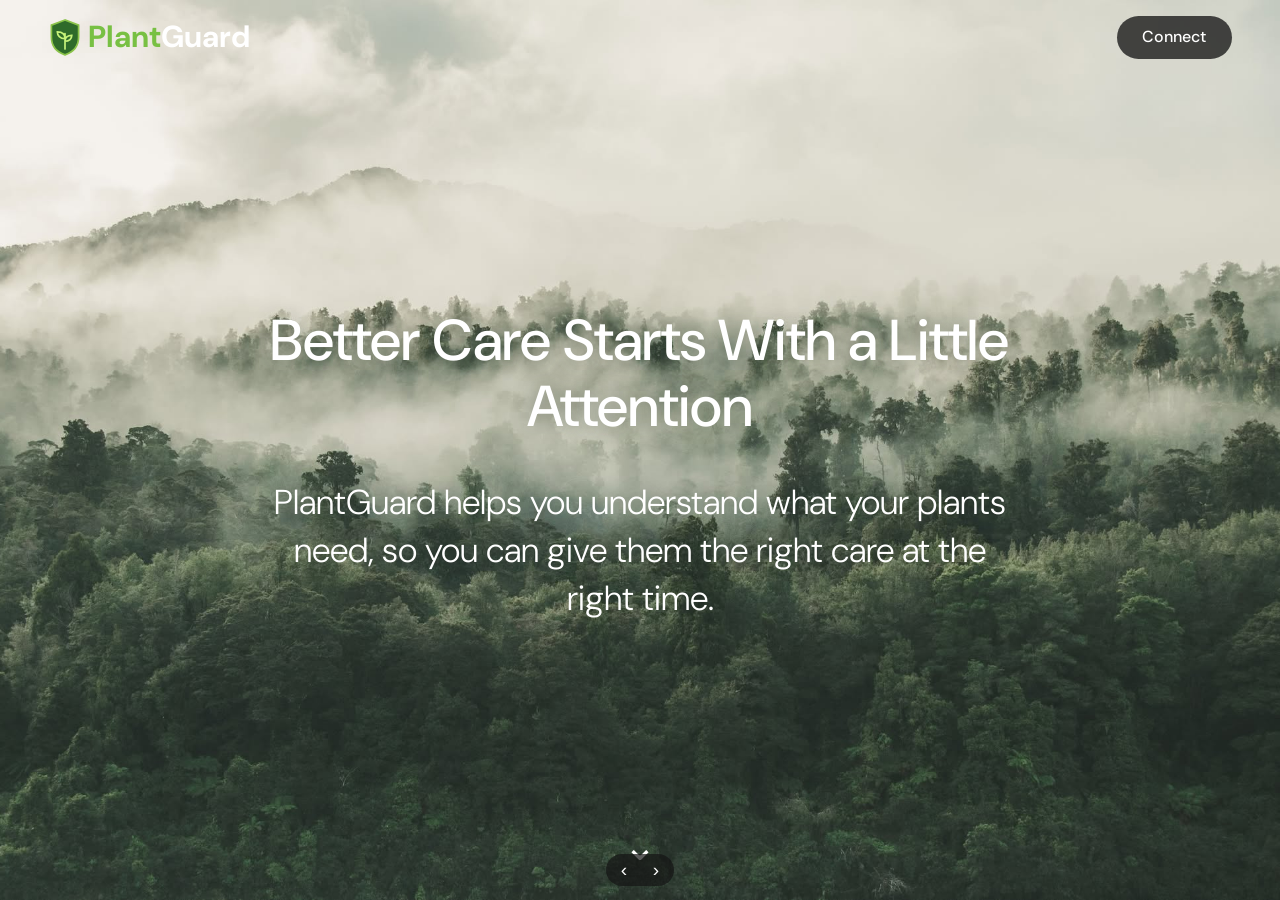
<file: WEB-appdev/index.html>
<!DOCTYPE html>
<html lang="en">
<head>
  <meta charset="UTF-8">
  <meta name="viewport" content="width=device-width, initial-scale=1.0">
  <meta name="description" content="PlantGuard smart plant monitoring system.">
  <title>PlantGuard | Better Care Starts With a Little Attention</title>
  <link rel="preconnect" href="https://fonts.googleapis.com">
  <link rel="preconnect" href="https://fonts.gstatic.com" crossorigin>
  <link href="https://fonts.googleapis.com/css2?family=DM+Sans:wght@300;400;500;700&display=swap" rel="stylesheet">
  <link rel="stylesheet" href="style.css">
</head>
<body>

  <!-- Navigation -->
  <header class="nav">
    <a class="brand" href="#" data-goto="hero" aria-label="PlantGuard home">
      <svg viewBox="0 0 40 44" width="34" height="38" aria-hidden="true">
        <path d="M20 2 4 8v14c0 11 7 18 16 21 9-3 16-10 16-21V8z" fill="#2f6b2a" stroke="#8bc34a" stroke-width="2"/>
        <path d="M20 36V18m0 6c-6 0-9-4-9-8 6 0 9 3 9 8zm0 3c5 0 8-3 8-7-5 0-8 3-8 7z" fill="none" stroke="#c6f27a" stroke-width="2" stroke-linecap="round"/>
      </svg>
      <span><b>Plant</b>Guard</span>
    </a>
    <span class="nav-button" aria-hidden="true">Connect</span>
  </header>

  <!-- Every .frame is one screen. Click, scroll or swipe to move between them.
       data-states = how many clicks happen inside the screen before moving on. -->
  <main class="stage">

    <!-- 1. Hero -->
    <section class="frame" id="hero">
      <img class="bg" src="images/bg1.jpg" alt="">
      <div class="hero-text">
        <h1>Better Care Starts With a Little Attention</h1>
        <p>PlantGuard helps you understand what your plants need, so you can give them the right care at the right time.</p>
      </div>
      <span class="cue" aria-hidden="true">⌄</span>
    </section>

    <!-- 2. Title over dark forest -->
    <section class="frame" id="title">
      <img class="bg" src="images/bg2.jpg" alt="">
      <h2>What PlantGuard Monitors</h2>
    </section>

    <!-- 3. Monitors -->
    <section class="frame" id="monitors">
      <div class="panel">
        <div class="cards">
          <article class="card">
            <img src="images/water.png" alt="Watering can pouring water over plants">
            <h3>Watering</h3>
            <p>Detect when your plant needs watering and stay on top of its care.</p>
          </article>
          <article class="card">
            <img src="images/humid.png" alt="Water droplets on a green leaf">
            <h3>Humidity</h3>
            <p>Detect the humidity level around your plant.</p>
          </article>
          <article class="card">
            <img src="images/temp.png" alt="Thermometer in front of green leaves">
            <h3>Temperature</h3>
            <p>Monitor the temperature and know when conditions may affect your plant.</p>
          </article>
        </div>
      </div>
    </section>

    <!-- 4. Smart Care (click 1: dark boxes, click 2: boxes slide down and text appears) -->
    <section class="frame" id="smart" data-states="2">
      <h2><b>Smart Care</b>, When It Matters</h2>
      <div class="care-row">
        <article class="care">
          <div class="care-top"><span class="icon"><i>💧</i></span><h3>Automatic Watering</h3><div class="device"><span></span></div></div>
          <i class="plug"></i>
          <p class="label">Water your plant when the soil becomes too dry.</p>
        </article>
        <article class="care">
          <div class="care-top"><span class="icon"><i>🔔</i></span><h3>Notification</h3><div class="device"><span></span></div></div>
          <i class="plug"></i>
          <p class="label">Get notified when your plant needs watering.</p>
        </article>
        <article class="care">
          <div class="care-top"><span class="icon"><i>✓</i></span><h3>Plant Status</h3><div class="device"><span></span></div></div>
          <i class="plug"></i>
          <p class="label">Quickly see your plant's current condition.</p>
        </article>
      </div>
    </section>

    <!-- 5. Features (click 1: bubbles appear, click 2: bubbles fly away, then the next screen opens) -->
    <section class="frame" id="features" data-states="2" data-leave="900">
      <img class="bg" src="images/bg3.jpg" alt="">
      <div class="bubbles">
        <article class="bubble left"><div><strong>Real-Time Data</strong><p>View updated information to better understand your plant's needs.</p></div><span class="bubble-icon blue">📈</span></article>
        <article class="bubble right"><div><strong>Plant Monitoring</strong><p>Keep track of your plant's condition in one place.</p></div><span class="bubble-icon olive">🌱</span></article>
        <article class="bubble left"><div><strong>Water Management</strong><p>Monitor water levels and know when your plant needs watering.</p></div><span class="bubble-icon teal">💧</span></article>
        <article class="bubble right"><div><strong>Healthy Growth</strong><p>Use plant data to support consistent and proper care.</p></div><span class="bubble-icon red">🌡</span></article>
      </div>
    </section>

    <!-- 6. Easy to use (click 1: white panel with title, click 2: panel fills the screen and the steps draw) -->
    <section class="frame" id="easy" data-states="2" data-yellow="1">
      <div class="sheet">
        <h2><b>Plant</b>Guard is Easy to Use</h2>
        <ol class="steps">
          <li style="--n:0"><p>Place the PlantGuard device in the soil next to your plant.</p><span class="num">1</span><i class="branch"></i></li>
          <li style="--n:1"><p>Set the solar panel where it gets plenty of sunlight.</p><span class="num">2</span><i class="branch"></i></li>
          <li style="--n:2"><p>Open the PlantGuard app and tap Connect to pair your device.</p><span class="num">3</span><i class="branch"></i></li>
          <li style="--n:3"><p>Choose your plant so PlantGuard knows how much water it needs.</p><span class="num">4</span><i class="branch"></i></li>
          <li style="--n:4"><p>Check live soil moisture, humidity and temperature readings.</p><span class="num">5</span><i class="branch"></i></li>
          <li style="--n:5"><p>Get notified when it's time to water, or let automatic watering do it for you.</p><span class="num">6</span><i class="branch"></i></li>
        </ol>
      </div>
    </section>

    <!-- 7. Solar, mobile and footer (click 1: solar peeks in, click 2: solar + mobile, click 3: mobile + footer) -->
    <section class="frame" id="finale" data-states="3" data-yellow="0">
      <div class="stack">

        <div class="solar">
          <img src="images/solarr.png" alt="Solar panel on a pole">
          <h3>SOLAR-POWERED</h3>
          <p>PlantGuard harnesses solar energy to power your plant monitoring system efficiently throughout the day. By using clean, renewable energy, it supports continuous monitoring while reducing reliance on traditional power sources.</p>
        </div>

        <div class="mobile">
          <img src="images/phonee.png" alt="PlantGuard mobile app showing the My Plant screen">
          <h3><b>Plant</b>Guard<br><span>Mobile Version</span></h3>
          <p>PlantGuard Mobile Version is available on mobile, allowing users to monitor plants, receive notifications, and access plant-care information anytime, anywhere.</p>
        </div>

        <footer class="footer">
          <div class="footer-brand">
            <span><b>Plant</b>Guard</span>
            <p>PlantGuard is a smart plant monitoring system designed to help users easily monitor and care for their plants anytime, anywhere.</p>
          </div>
          <div class="footer-columns">
            <div><h4>Socials</h4><div class="socials"><a href="#" aria-label="Facebook">f</a><a href="#" aria-label="Instagram">◎</a><a href="#" aria-label="Telegram">➤</a></div></div>
            <div><h4>Quick Links</h4><a href="#" data-goto="hero">Home</a><a href="#" data-goto="features">About</a><a href="#" data-goto="easy">Contact</a></div>
            <div><h4>Terms &amp; Conditions</h4></div>
          </div>
          <hr>
          <small>© 2026 PlantGuard. All rights reserved.</small>
        </footer>

      </div>
    </section>

  </main>

  <!-- Previous / next buttons -->
  <nav class="arrows" aria-label="Frames">
    <button type="button" data-dir="-1" aria-label="Previous frame">‹</button>
    <button type="button" data-dir="1" aria-label="Next frame">›</button>
  </nav>

  <script src="script.js"></script>
</body>
</html>
</file>
<file: WEB-appdev/style.css>
/* ---------- Basics ---------- */
:root {
  --ink: #16251a;
  --leaf: #4f8a2b;
  --lime: #78c043;
  --ease: cubic-bezier(.65, 0, .35, 1);
  --font: "DM Sans", system-ui, -apple-system, "Segoe UI", sans-serif;
}

* { box-sizing: border-box; margin: 0; padding: 0; }

html, body { 
    height: 100%; 
    overflow: hidden; 
}

body { 
    font-family: var(--font); 
    color: var(--ink); 
    background: #0d2a19; 
    line-height: 1.5; 
    text-align: center; 
    cursor: pointer; 
}
img { 
    display: block; 
}

a { 
    color: inherit; 
    text-decoration: none; 
}

h1, h2, h3 { 
    line-height: 1.15; 
}

/* ---------- Navigation ---------- */
.nav { 
    position: fixed; 
    inset: 0 0 auto; 
    z-index: 10; 
    display: flex; 
    justify-content: space-between; 
    align-items: center; 
    padding: .9rem clamp(1rem, 4vw, 3rem); 
}

.brand { 
    display: inline-flex; 
    align-items: center; 
    gap: .4rem; 
    font-size: clamp(1.15rem, 2.4vw, 1.9rem); 
    font-weight: 700; color: #fff; 
}

.brand b, .footer-brand b { 
    color: var(--lime); 
}

.nav-button { 
    padding: .6rem 1.6rem; 
    border-radius: 999px; 
    background: rgba(15, 15, 15, .75); 
    color: #fff; 
    font-size: clamp(.8rem, 1.6vw, 1rem); 
    font-weight: 500; 
    transition: background .6s; 
}

.yellow .nav-button { 
    background: #4a4a1c; 
}

.arrows { 
    position: fixed; 
    left: 50%; 
    bottom: 14px; 
    z-index: 10; 
    display: flex; 
    gap: 2px; 
    padding: 3px; 
    border-radius: 999px; 
    background: rgba(20, 20, 20, .7); 
    transform: translateX(-50%); 
}

.arrows button { 
    width: 30px; 
    height: 26px; 
    border: 0; 
    border-radius: 999px; 
    background: none; 
    color: #fff; 
    font-size: 1.2rem; 
    line-height: 1; 
    cursor: pointer; }

.arrows button:hover { 
    background: rgba(255, 255, 255, .18); 
}

/* ---------- Frames: each one slides up over the one before it ---------- */
.stage { 
    position: fixed; 
    inset: 0; 
    overflow: hidden; 
}

.frame { 
    position: absolute; 
    inset: 0; 
    isolation: isolate; 
    overflow: hidden; 
    transform: translateY(100%); 
    transition: transform 1.2s var(--ease); 
}

.frame.is-shown { 
    transform: none; 
}

.bg { 
    position: absolute; 
    inset: 0; 
    width: 100%; 
    height: 100%; 
    object-fit: cover; 
}

/* ---------- 1. Hero ---------- */
.hero-text { 
    position: absolute; 
    inset: 0; 
    display: flex; 
    flex-direction: column; 
    align-items: center; 
    justify-content: center; 
    padding: 2rem 1.25rem 0; 
    color: #fff; 
    text-shadow: 0 2px 20px rgba(30, 50, 35, .35); 
    transition: transform 1.2s var(--ease), opacity 1.2s; 
}

.is-behind .hero-text { 
    transform: translateY(-35vh); 
    opacity: 0; 
}

.hero-text h1 { 
    max-width: 14em; 
    font-size: clamp(2rem, 4.5vw, 5.5rem); 
    font-weight: 500; 
}

.hero-text p { 
    max-width: 22em; 
    margin-top: 1.1em; 
    font-size: clamp(1rem, 2.7vw, 2.4rem); 
    font-weight: 300; 
    line-height: 1.4; 
}

.cue { 
    position: absolute; 
    bottom: 1.5rem; 
    left: 0; 
    right: 0; 
    color: #fff; 
    font-size: 2.5rem; 
    animation: bob 2s infinite; 
}

@keyframes bob { 50% { transform: translateY(9px); } }

/* ---------- 2. Title ---------- */
#title { 
    display: grid; 
    place-items: center; 
    color: #fff; 
}

#title h2 { 
    position: relative; 
    padding: 0 1rem; 
    font-size: clamp(2rem, 5.4vw, 5.5rem); 
    font-weight: 400; 
    transition: transform 1.2s var(--ease), opacity 1.2s; 
}

#title.is-behind h2 { 
    transform: translateY(-30vh); 
    opacity: 0; 
}

/* ---------- 3. Monitors ---------- */
.panel { 
    position: absolute; 
    inset: 38vh 0 0; 
    background: #fff; 
}

.cards { 
    display: grid; 
    grid-template-columns: repeat(3, 1fr); 
    gap: 4.3%; 
    width: min(76vw, 1100px); 
    margin: calc(min(76vw, 1100px) * -.108) auto 0; 
}

.card { 
    opacity: 0; 
    transform: translateY(40px); 
    transition: opacity .8s, transform .8s; 
}

#monitors.is-shown .card { 
    opacity: 1; 
    transform: none; 
    transition-delay: .5s; 
}

#monitors.is-shown .card:nth-child(2) { 
    transition-delay: .65s; 
}

#monitors.is-shown .card:nth-child(3) { 
    transition-delay: .8s; 
}

.card img { 
    width: 100%; 
    height: auto; 
    filter: drop-shadow(0 6px 10px rgba(0, 0, 0, .25)); 
}

.card h3 { 
    margin: .8em 0 .35em; 
    color: #4d7d2b; 
    font-size: clamp(1.05rem, 2.5vw, 2rem); 
    font-weight: 400; 
}

.card p { 
    padding: 0 5%; 
    color: #333; 
    font-size: clamp(.78rem, 1.75vw, 1.35rem); 
    line-height: 1.5; 
}

/* ---------- 4. Smart Care ---------- */
#smart { 
    display: flex; 
    flex-direction: column; 
    align-items: center; 
    justify-content: center; 
    gap: 3vw; 
    padding-top: 3rem; 
    background: linear-gradient(#4d6b35, #8fa57f 55%, #fff); 
}

#smart h2 { 
    font-size: clamp(2rem, 5.2vw, 4.6rem); 
    font-weight: 400; color: #27382c; 
}

#smart h2 b { 
    font-weight: 700; 
    color: #2f5a1e; 
}

.care-row { 
    display: flex; 
    justify-content: center; 
    gap: 6.9vw; 
}

.care { 
    position: relative; 
    width: 20vw; 
}

.care + .care::before { 
    content: ""; 
    position: absolute; 
    top: 13.4vw; 
    left: -3.9vw; 
    width: max(7px, .9vw); 
    aspect-ratio: 1; 
    border-radius: 50%; 
    background: #1d2a21; 
}

.care-top { 
    position: relative; 
    z-index: 2; 
    padding: 1.8vw; 
    border-radius: 2.6vw; 
    background: linear-gradient(#25302a 35%, #5f9a36); 
    color: #fff; 
}

.icon { 
    display: grid; 
    place-items: center; 
    width: 6.2vw; 
    height: 6.2vw; 
    margin: 0 auto .8vw; 
    border-radius: 50%; 
    background: #58863a; 
    font-size: 2.8vw; 
}

.icon i { 
    font-style: normal; 
    filter: grayscale(1) brightness(1.8); 
}

.care h3 { 
    margin-bottom: 3vw; 
    font-size: max(.62rem, 1.55vw); 
    font-weight: 400; 
}

.device { 
    display: grid; 
    place-items: center; 
    height: 14.3vw; 
    border-radius: 2.4vw; 
    background: #dcdcdc; 
}

.device span { 
    width: 44%; 
    aspect-ratio: 1; 
    border-radius: 24%; 
    background: #4a544d; 
    box-shadow: 0 0 1.6vw .6vw rgba(0, 0, 0, .3); 
}

/* The dark box sits over the device at first, then slides down and shows its text */
.label { 
    position: relative; 
    z-index: 3; 
    display: grid; 
    place-items: center; 
    min-height: 10vw; 
    margin-top: .9vw; 
    padding: 1.2vw 1.4vw; 
    background: #26302a; 
    color: transparent; 
    font-size: max(.62rem, 1.7vw); 
    transform: translateY(-9.3vw); 
    transition: transform 1s var(--ease), color 1s; 
}

.plug { 
    position: absolute; 
    z-index: 4; 
    top: 20.4vw; 
    left: 50%; 
    width: 5.2vw; 
    height: 0; 
    margin-left: -2.6vw; 
    background: #26302a; 
    transition: height 1s var(--ease); 
}

#smart[data-state="1"] 

.label { 
    transform: none; 
    color: #fff; 
}

#smart[data-state="1"] 

.plug { 
    height: 9.4vw; 
}


/* ---------- 5. Features ---------- */
.bubbles { 
    position: absolute; 
    inset: 0; 
    display: flex; 
    flex-direction: column; 
    align-items: center; 
    justify-content: center; 
    gap: 1.4vw; 
}

.bubble { 
    display: flex; 
    align-items: center; 
    justify-content: space-between; 
    gap: 1vw; width: max(250px, 25vw); 
    padding: .9vw 1vw .9vw 1.7vw; 
    border-radius: 2.2vw; 
    background: #fff; 
    text-align: left; 
    opacity: 0; 
    transform: translateY(30px); 
    transition: opacity .7s, transform .9s var(--ease); 
}

.bubble strong { 
    display: block; 
    font-size: max(.9rem, 1.9vw); 
    font-weight: 400; 
}

.bubble p { 
    max-width: 20em; 
    margin-top: .4vw; 
    font-size: max(.62rem, 1.05vw); 
    line-height: 1.35; 
    color: #222; 
}
.bubble-icon { 
    flex: 0 0 6vw; 
    display: grid; 
    place-items: center; 
    min-width: 44px; 
    width: 6vw; 
    min-height: 58px; 
    height: 8.3vw; 
    border-radius: 1.6vw; 
    font-size: 2.2vw; 
}

.blue { 
    background: #1b1b3d; } 
.olive { 
    background: #4d6a2c; 
} 

.teal { 
    background: #6ab7b2; 
} 

.red { 
    background: #3d1313; 
}

#features[data-state="1"] 

.bubble { 
    opacity: 1; 
    transform: none; 
}

#features[data-state="1"] 

.bubble:nth-child(2) { 
    transition-delay: .2s; 
}

#features[data-state="1"] 

.bubble:nth-child(3) { 
    transition-delay: .4s; 
}

#features[data-state="1"] 

.bubble:nth-child(4) { 
    transition-delay: .6s; 
}

#features.is-leaving .bubble.left, #features.is-behind .bubble.left { 
    transform: translateX(-130vw); 
    opacity: 1; transition-delay: 0s; 
}

#features.is-leaving .bubble.right, #features.is-behind .bubble.right { 
    transform: translateX(130vw); 
    opacity: 1; 
    transition-delay: 0s; 
}

/* ---------- 6. Easy to use ---------- */
.sheet { 
    position: absolute; 
    inset: 0; 
    padding: 11vh 1.25rem 0; 
    background: linear-gradient(#f8e655, #fffbd2); 
    transform: translateY(70vh); 
    transition: transform 1.2s var(--ease); 
}

.sheet::before { 
    content: ""; 
    position: absolute; 
    inset: 0; 
    background: #fff; 
    transition: opacity 1.2s; 
}   /* white cover while the panel is low */

.sheet > * { 
    position: relative; 
}

#easy[data-state="1"] .sheet { 
    transform: none; 
}

#easy[data-state="1"] .sheet::before { 
    opacity: 0; 
}

.sheet h2 { 
    margin-bottom: 4vh; 
    font-size: clamp(2.2rem, 6.4vw, 5.2rem); 
    font-weight: 700;
     letter-spacing: -.02em; 
    color: #111; 
}

.sheet h2 b { 
    color: #3f6b21; 
}

.steps { 
    position: relative; 
    display: flex; 
    flex-direction: column; 
    gap: 3.2vh; 
    max-width: 1000px; 
    margin: 0 auto; 
    list-style: none; 
}

.steps::before { 
    content: ""; 
    position: absolute; 
    top: 0; 
    bottom: 0;
    left: 50%; 
    width: 3px; 
    margin-left: -1.5px; 
    background: var(--leaf); 
    transform: scaleY(0); 
    transform-origin: top; 
    transition: transform 1.6s var(--ease) .3s; 
}

.steps li { 
    display: flex; 
    align-items: center; 
    width: 50%; 
    opacity: 0; 
    transition: opacity .7s, transform .7s; 
    transition-delay: calc(var(--n) * .18s + .5s); 
}

.steps li:nth-child(odd) { 
    transform: translateX(-40px); 
}

.steps li:nth-child(even) { 
    flex-direction: row-reverse; 
    margin-left: 50%; 
    transform: translateX(40px); 
}

.steps p { 
    flex: 1; 
    max-width: 32ch; 
    padding: 0 1rem; 
    font-size: clamp(.72rem, 1.4vw, 1.05rem); 
    text-align: left; 
}

.num { 
    position: relative; 
    z-index: 1; 
    flex: none; 
    display: grid; 
    place-items: center; 
    width: 36px; 
    height: 36px; 
    border: 3px solid var(--leaf); 
    border-radius: 50%; 
    background: #fff8c0; 
    color: var(--leaf); 
    font-size: .9rem; 
    font-weight: 700; 
    transition: background .6s, color .6s; 
    transition-delay: calc(var(--n) * .18s + .8s); 
}

.branch { 
    flex: 0 0 clamp(36px, 14vw, 200px); 
    height: 3px; background: var(--leaf); 
    transform: scaleX(0); 
    transition: transform .7s; 
    transition-delay: calc(var(--n) * .18s + .5s); 
}

.steps li:nth-child(odd) .branch { 
    transform-origin: right; 
}
.steps li:nth-child(even) .branch { 
    transform-origin: left; 
}

#easy[data-state="1"] .steps::before { 
    transform: none; 
}

#easy[data-state="1"] .steps li { 
    opacity: 1; 
    transform: none; 
}

#easy[data-state="1"] .num { 
    background: var(--leaf); 
    color: #fff; 
}

#easy[data-state="1"] .branch { 
    transform: none; 
}

/* ---------- 7. Solar, mobile, footer ---------- */
/* One tall stack that slides up in three steps */
.stack { 
    position: absolute; 
    top: 0; 
    left: 0; 
    right: 0; 
    transform: translateY(80vh); 
    transition: transform 1.2s var(--ease); 
}

#finale[data-state="1"] .stack { 
    transform: translateY(36vh); 
}

#finale[data-state="2"] .stack { 
    transform: translateY(calc(100vh - 100%)); 
}

.solar { 
    display: grid; 
    grid-template-columns: 19vw auto 1fr; 
    align-items: center; 
    gap: 3vw; 
    padding: 2.8vw 6vw; 
    background: #f6e250; 
    text-align: left; 
}

.solar img { 
    width: 35vw; 
    height: auto; 
    margin-top: -11vw; 
}

.solar h3 { 
    font-size: clamp(1.3rem, 3.4vw, 3.2rem); 
    letter-spacing: .02em; 
    color: #6b6a22; 
}

.solar p { 
    font-size: clamp(.68rem, 1.3vw, 1.05rem); 
    color: #8a8230; 
}

.mobile { 
    display: grid; 
    grid-template-columns: auto auto 1fr; 
    align-items: center; 
    gap: 4vw; 
    padding: 5vw 8vw; 
    background: linear-gradient(#fcf08a, #fffef3); 
    text-align: left; 
}

.mobile img { 
    width: 13vw; 
    height: auto; 
    filter: drop-shadow(0 14px 22px rgba(0, 0, 0, .25)); 
}

.mobile h3 { 
    font-size: clamp(1.5rem, 4vw, 3.4rem); 
    font-weight: 700; 
    color: #111; 
}

.mobile h3 b { 
    color: #3f6b21; 
}

.mobile h3 span { 
    font-weight: 400; 
}

.mobile p { 
    font-size: clamp(.8rem, 1.65vw, 1.3rem); 
    font-weight: 500; 
    line-height: 1.45; 
    color: #111; 
    text-align: justify; 
}

.footer { 
    display: grid; 
    grid-template-columns: minmax(0, 1fr) minmax(0, 1.8fr); 
    gap: 1.5rem 3rem; padding: 2.5rem 6% 1.5rem; 
    background: linear-gradient(100deg, #1e4020, #13281a); 
    color: #d9e8d2; 
    text-align: left; 
}

.footer-brand span { 
    font-size: 1.2rem; 
    font-weight: 700; 
}

.footer-brand p { 
    max-width: 30ch; 
    margin-top: .6rem; 
    font-size: .75rem; 
    opacity: .8; 
}

.footer-columns { 
    display: flex; 
    justify-content: space-between; 
    gap: 1.5rem; 
}

.footer-columns h4 { 
    margin-bottom: .5rem; 
    font-size: .85rem; 
    font-weight: 400; 
}

.footer-columns a { 
    display: block; 
    margin-top: .3rem; 
    font-size: .8rem; 
    opacity: .9; 
}

.socials { 
    display: flex; 
    gap: .6rem; 
}

.socials a { 
    display: grid; 
    place-items: center; 
    width: 24px; 
    height: 24px; 
    margin: 0; 
    border-radius: 50%; 
    background: #1877f2; 
}

.socials a:nth-child(2) { 
    background: linear-gradient(45deg, #fd5949, #d6249f, #285aeb); 
}

.socials a:nth-child(3) { 
    background: #2aa3e0; 
}

.footer hr { 
    grid-column: 1 / -1; 
    border: 0; 
    border-top: 1px solid rgba(255, 255, 255, .4); 
}

.footer > small { 
    grid-column: 1 / -1; 
    text-align: center; 
    opacity: .8; 
}
</file>
